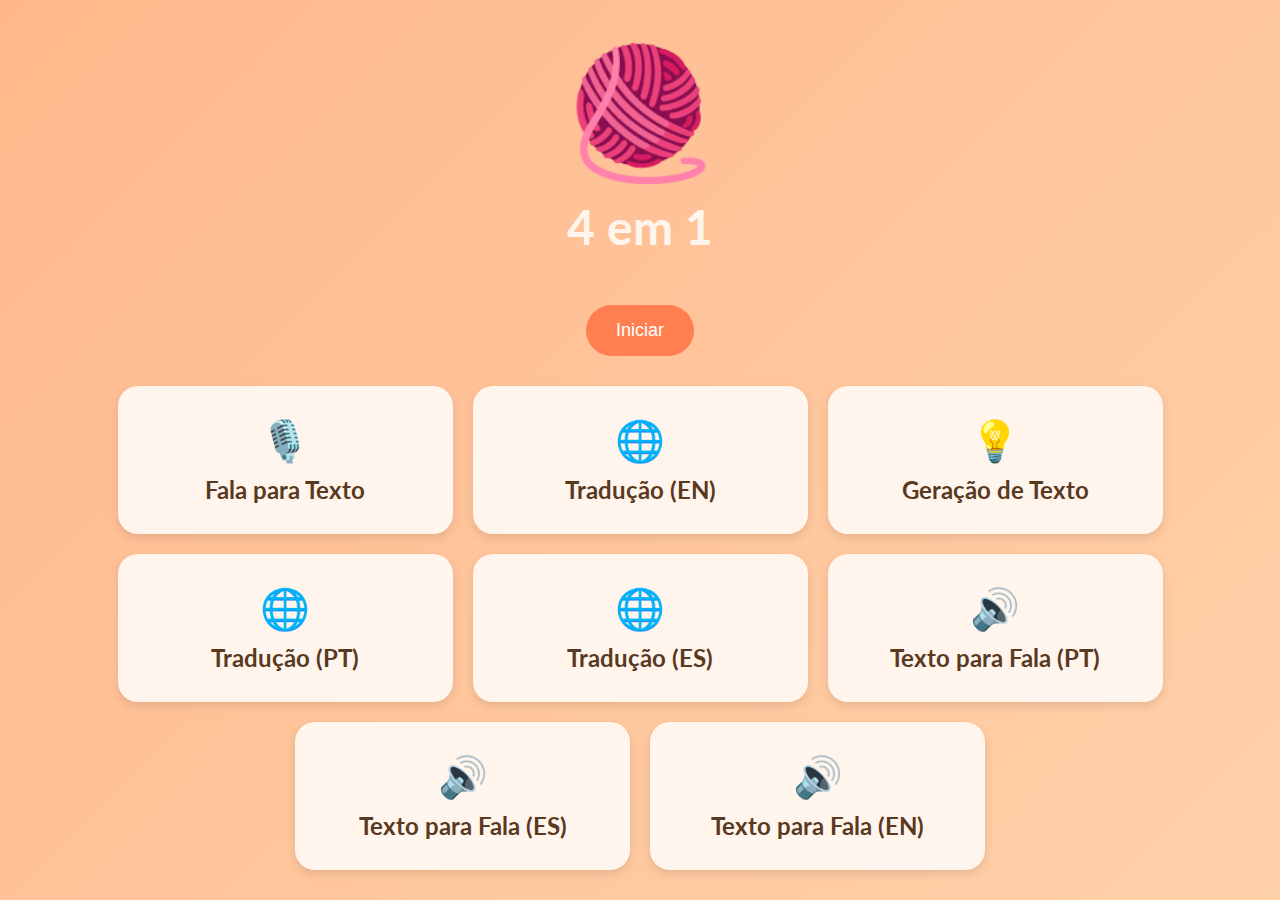
<file: js/html/4-em-1/index.html>
<!DOCTYPE html>
<html lang="pt-BR">
<head>
    <meta charset="UTF-8">
    <title>🧶 Wool Ball</title>
    <link rel="preconnect" href="https://fonts.googleapis.com">
    <link href="https://fonts.googleapis.com/css2?family=Lato:ital,wght@0,100;0,300;0,400;0,700;0,900&display=swap" rel="stylesheet">
    <style>
        /* Estilos gerais */
        * {
            margin: 0;
            padding: 0;
            box-sizing: border-box;
        }
        body {
            font-family: "Lato", 'Segoe UI', Tahoma, Geneva, Verdana, sans-serif;
            background: linear-gradient(135deg, #FFECD6 0%, #FFD9A8 100%);
            color: #5A3921;
            display: flex;
            flex-direction: column;
            align-items: center;
            text-align: center;
        }
        .hero {
            width: 100%;
            min-height: 100vh;
            background: linear-gradient(135deg, #FFB88C 0%, #FFD1A9 100%);
            display: flex;
            flex-direction: column;
            align-items: center;
            justify-content: center;
            color: #fff;
            padding: 20px;
        }
        .hero h1 {
            font-size: 128px;
            margin-bottom: 10px;
            color: #FFF8F2;
        }
        .hero h2 {
            font-size: 48px;
            margin-bottom: 20px;
            color: #FFF5ED;
        }
        .cards-container {
            display: flex;
            flex-wrap: wrap;
            justify-content: center;
            gap: 20px;
            margin-top: 30px;
        }
        .card {
            background: #FFF5ED;
            border-radius: 20px;
            box-shadow: 0 4px 10px rgba(0, 0, 0, 0.1);
            padding: 20px;
            width: 335px;
            text-align: center;
            transition: box-shadow 0.3s, transform 0.3s;
        }
        .card-icon {
            font-size: 40px;
            margin-bottom: 10px;
        }
        .card-title {
            font-size: 24px;
            margin-bottom: 10px;
            font-weight: bold;
            color: #5A3921;
        }
        .card-input, .card-output {
            font-style: italic;
            color: #938d89;
            font-size: 16px;
            margin-top: 10px;
            word-wrap: break-word;
            word-break: break-all;
        }
        .start-button {
            margin-top: 30px;
            padding: 15px 30px;
            background: #FF7F50;
            color: white;
            border: none;
            border-radius: 30px;
            font-size: 18px;
            cursor: pointer;
            transition: background 0.3s, transform 0.2s;
        }
        .start-button:hover {
            background: #FF4500;
            transform: scale(1.05);
        }
        .start-button:disabled {
            background: #cccccc;
            cursor: not-allowed;
            transform: none;
        }
        .processing {
            background: linear-gradient(270deg, #fffefa, #ffd54f, #fffefa);
            background-size: 400% 400%;
            animation: gradientAnimation 3s ease infinite;
        }
        .success {
            background: linear-gradient(to top right, #f2f6f3,#f2f6f3,#f2f6f3, #c8e6c9); /* Soft green gradient */
        }
        .error {
            background: linear-gradient(to bottom right, #ffebee, #ffcdd2); /* Soft red gradient */
        }
        @keyframes gradientAnimation {
            0% { background-position: 0% 50%; }
            50% { background-position: 100% 50%; }
            100% { background-position: 0% 50%; }
        }
    </style>
</head>
<body>
    <section class="hero">
        <h1>🧶</h1>
        <h2>4 em 1</h2>
        <button class="start-button" id="start-button">Iniciar</button>
        <div class="cards-container">
            <div class="card" id="card-stt">
                <div class="card-input" id="input-stt"></div>
                <div class="card-icon">🎙️</div>
                <div class="card-title">Fala para Texto</div>
                <div class="card-output" id="output-stt"></div>
            </div>
            <div class="card" id="card-translation-en">
                <div class="card-input" id="input-translation-en"></div>
                <div class="card-icon">🌐</div>
                <div class="card-title">Tradução (EN)</div>
                <div class="card-output" id="output-translation-en"></div>
            </div>
            <div class="card" id="card-tg">
                <div class="card-input" id="input-tg"></div>
                <div class="card-icon">💡</div>
                <div class="card-title">Geração de Texto</div>
                <div class="card-output" id="output-tg"></div>
            </div>
            <div class="card" id="card-translation-pt">
                <div class="card-input" id="input-translation-pt"></div>
                <div class="card-icon">🌐</div>
                <div class="card-title">Tradução (PT)</div>
                <div class="card-output" id="output-translation-pt"></div>
            </div>
            <div class="card" id="card-translation-es">
                <div class="card-input" id="input-translation-es"></div>
                <div class="card-icon">🌐</div>
                <div class="card-title">Tradução (ES)</div>
                <div class="card-output" id="output-translation-es"></div>
            </div>
            <div class="card" id="card-tts-pt">
                <div class="card-input" id="input-tts-pt"></div>
                <div class="card-icon">🔊</div>
                <div class="card-title">Texto para Fala (PT)</div>
                <div class="card-output" id="output-tts-pt"></div>
            </div>
            <div class="card" id="card-tts-es">
                <div class="card-input" id="input-tts-es"></div>
                <div class="card-icon">🔊</div>
                <div class="card-title">Texto para Fala (ES)</div>
                <div class="card-output" id="output-tts-es"></div>
            </div>
            <div class="card" id="card-tts-en">
                <div class="card-input" id="input-tts-en"></div>
                <div class="card-icon">🔊</div> 
                <div class="card-title">Texto para Fala (EN)</div>
                <div class="card-output" id="output-tts-en"></div>
            </div>
        </div>
    </section>
    <script>
        const baseUrl = "https://api.woolball.xyz/v1";
        const authorizationHeader = {
            Authorization: "Bearer API_KEY"
        };

        // Helper functions for visual indicators
        const setCardProcessing = (cardId) => {
            const card = document.getElementById(cardId);
            card.classList.remove('success', 'error');
            card.classList.add('processing');
        };

        const setCardSuccess = (cardId) => {
            const card = document.getElementById(cardId);
            card.classList.remove('processing', 'error');
            card.classList.add('success');
        };

        const setCardError = (cardId) => {
            const card = document.getElementById(cardId);
            card.classList.remove('processing', 'success');
            card.classList.add('error');
        };

        const processSpeechToText = async () => {
            const cardId = "card-stt";
            setCardProcessing(cardId);
            try {
                const response = await fetch('./input.wav');
                if (!response.ok) throw new Error('Erro ao carregar o arquivo de áudio');
                const audioData = await response.blob();
                document.getElementById("input-stt").innerHTML = '<audio controls src="input.wav" />';
                const formData = new FormData();
                formData.append('audio', audioData);
                formData.append('outputLanguage', 'pt');

                const sttResponse = await fetch(`${baseUrl}/speech-to-text`, {
                    method: "POST",
                    headers: authorizationHeader,
                    body: formData
                });

                const sttData = await sttResponse.json();
                const text = sttData.data;
               
                document.getElementById("output-stt").textContent = text;

                setCardSuccess(cardId);

                processTranslation(text, "eng_Latn", "output-translation-en", "output-tts-en", "en");

            } catch (error) {
                setCardError(cardId);
                console.error(error);
            }
        };

        const processCompletions = async (text) => {
            const cardId = "card-tg";
            setCardProcessing(cardId);
            try {
                const tgResponse = await fetch(`${baseUrl}/completions?model=HuggingFaceTB/SmolLM2-135M-Instruct&text=${encodeURIComponent(text)}`, {
                    headers: authorizationHeader
                });

                const tgData = await tgResponse.json();
                const generatedText = tgData.data;

                document.getElementById("input-tg").textContent = text;
                document.getElementById("output-tg").textContent = generatedText;

                setCardSuccess(cardId);
                processTextToSpeech("en", generatedText, "output-tts-en", "card-tts-en");
                processTranslation(generatedText, "por_Latn", "output-translation-pt", "output-tts-pt", "pt");
                processTranslation(generatedText, "spa_Latn", "output-translation-es", "output-tts-es", "es");
            } catch (error) {
                setCardError(cardId);
                console.error(error);
            }
        };

        const processTranslation = async (text, targetLang, outputIdTranslation, outputIdTTS, ttsLang) => {
            const cardTranslationId = targetLang === "por_Latn" ? "card-translation-pt" : targetLang === "spa_Latn" ? "card-translation-es" : "card-translation-en";
            const cardTTSId = outputIdTTS === "output-tts-pt" ? "card-tts-pt" : outputIdTTS === "output-tts-es" ? "card-tts-es" : "card-tts-en";

            setCardProcessing(cardTranslationId);
            try {
                const translationResponse = await fetch(`${baseUrl}/translation`, {
                    method: "POST",
                    headers: {
                        ...authorizationHeader,
                        "Content-Type": "application/json",
                    },
                    body: JSON.stringify({
                        Text: text,
                        SrcLang: targetLang === "eng_Latn" ? "por_Latn" : "eng_Latn",
                        TgtLang: targetLang
                    }),
                });

                const translationData = await translationResponse.json();
                const translatedText = translationData.data;

                document.getElementById(outputIdTranslation).textContent = translatedText;
                setCardSuccess(cardTranslationId);
                if(cardTranslationId === "card-translation-en"){
                    processCompletions(translatedText);
                }else{

                    processTextToSpeech(ttsLang, translatedText, outputIdTTS, cardTTSId);
                }
            } catch (error) {
                setCardError(cardTranslationId);
                console.error(error);
            }
        };

        const processTextToSpeech = async (lang, text, outputId, cardId) => {
            setCardProcessing(cardId);
            try {
                const ttsResponse = await fetch(`${baseUrl}/text-to-speech/${lang}?text=${encodeURIComponent(text)}`, {
                    headers: authorizationHeader
                });

                const ttsData = await ttsResponse.json();
                const audioBase64 = ttsData.data;
                const audioBlob = new Blob([Uint8Array.from(atob(audioBase64), c => c.charCodeAt(0))], { type: "audio/mp3" });
                const audioUrl = URL.createObjectURL(audioBlob);

                const audioElement = document.createElement("audio");
                audioElement.src = audioUrl;
                audioElement.controls = true;

                document.getElementById(outputId).appendChild(audioElement);
                setCardSuccess(cardId);
            } catch (error) {
                setCardError(cardId);
                console.error(error);
            }
        };

        document.getElementById('start-button').addEventListener('click', async () => {
            const startButton = document.getElementById('start-button');
            startButton.disabled = true;
            try {
                await processSpeechToText();
            } finally {
                startButton.disabled = false;
            }
        });
    </script>
</body>
</html>
</file>
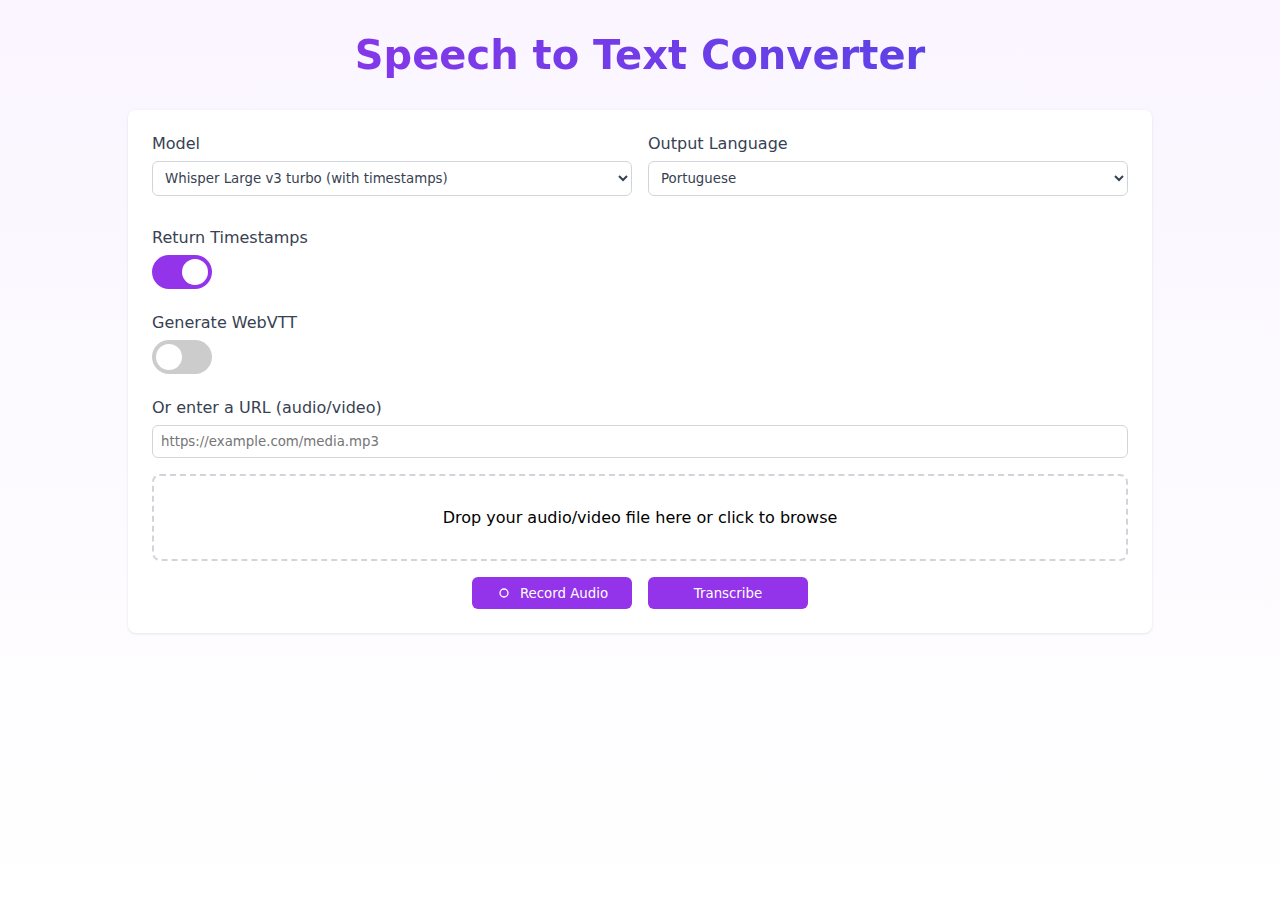
<file: js/html/speech-to-text-convertor/index.html>
<!DOCTYPE html>
<html lang="en">
<head>
    <meta charset="UTF-8">
    <meta name="viewport" content="width=device-width, initial-scale=1.0">
    <title>Speech to Text Converter</title>
    <link rel="stylesheet" href="style.css">
</head>
<body>
    <div class="container">
        <h1>Speech to Text Converter</h1>
        
        <div class="card">
            <div class="grid">
                <div class="form-group">
                    <label for="model">Model</label>
                    <select id="model">
                        <option value="onnx-community/whisper-large-v3-turbo_timestamped">Whisper Large v3 turbo (with timestamps)</option>
                    </select>
                </div>

                <div class="form-group">
                    <label for="language">Output Language</label>
                    <select id="language">
                        <option value="pt">Portuguese</option>
                        <option value="en">English</option>
                        <option value="es">Spanish</option>
                        <option value="fr">French</option>
                        <option value="de">German</option>
                        <option value="it">Italian</option>
                        <option value="nl">Dutch</option>
                        <option value="pl">Polish</option>
                        <option value="ru">Russian</option>
                        <option value="ja">Japanese</option>
                        <option value="ko">Korean</option>
                        <option value="zh">Chinese</option>
                        <option value="ar">Arabic</option>
                    </select>
                </div>
            </div>

            <div class="form-group" id="timestampContainer">
                <label for="timestamps">Return Timestamps</label>
                <label class="switch">
                    <input type="checkbox" id="timestamps" checked>
                    <span class="slider"></span>
                </label>
            </div>

            <div class="form-group" id="webvttContainer">
                <label for="webvtt">Generate WebVTT</label>
                <label class="switch">
                    <input type="checkbox" id="webvtt">
                    <span class="slider"></span>
                </label>
            </div>

            <div class="form-group">
                <label for="urlInput">Or enter a URL (audio/video)</label>
                <input type="url" id="urlInput" placeholder="https://example.com/media.mp3" class="url-input">
            </div>

            <div class="dropzone" id="dropzone">
                <p>Drop your audio/video file here or click to browse</p>
                <input type="file" id="fileInput" accept="audio/*,video/*" style="display: none;">
            </div>

            <div class="button-group">
                <button id="recordButton" class="button-primary">
                    <svg width="16" height="16" viewBox="0 0 24 24" fill="none" stroke="currentColor" stroke-width="2">
                        <circle cx="12" cy="12" r="6"></circle>
                    </svg>
                    Record Audio
                </button>
                <button id="transcribeButton" class="button-primary" disabled>
                    Transcribe
                </button>
            </div>
        </div>

        <div id="resultCard" class="card" style="display: none;">
            <h2 style="margin-bottom: 1rem;">Transcription Result</h2>
            <audio id="audioPlayer" controls style="display: none;"></audio>
            <video id="videoPlayer" controls style="display: none; width: 100%; margin-bottom: 1rem;"></video>
            <div id="result" class="result"></div>
            <div id="webvttResult" class="result" style="display: none;">
                <h3 style="margin: 1rem 0;">WebVTT Output</h3>
                <pre></pre>
            </div>
        </div>
    </div>

    <div id="toast" class="toast"></div>

    <script>
        let mediaRecorder = null;
        let mediaFile = null;
        let isRecording = false;
        let mediaType = 'audio';

        // Elements
        const dropzone = document.getElementById('dropzone');
        const fileInput = document.getElementById('fileInput');
        const recordButton = document.getElementById('recordButton');
        const transcribeButton = document.getElementById('transcribeButton');
        const modelSelect = document.getElementById('model');
        const languageSelect = document.getElementById('language');
        const timestampsCheck = document.getElementById('timestamps');
        const webvttCheck = document.getElementById('webvtt');
        const timestampContainer = document.getElementById('timestampContainer');
        const resultCard = document.getElementById('resultCard');
        const resultDiv = document.getElementById('result');
        const toast = document.getElementById('toast');

        // Show/hide timestamp and webvtt options based on model and timestamps
        function updateOptionsVisibility() {
            const isTimestampedModel = modelSelect.value.includes('timestamped');
            timestampContainer.style.display = isTimestampedModel ? 'block' : 'none';
            
            // If timestamps are disabled, disable and hide WebVTT option
            const webvttContainer = document.getElementById('webvttContainer');
            if (!isTimestampedModel || !timestampsCheck.checked) {
                webvttContainer.style.display = 'none';
                webvttCheck.checked = false;
            } else {
                webvttContainer.style.display = 'block';
            }
        }

        modelSelect.addEventListener('change', updateOptionsVisibility);
        timestampsCheck.addEventListener('change', updateOptionsVisibility);

        // Initial visibility check
        updateOptionsVisibility();

        // File handling
        dropzone.addEventListener('click', () => fileInput.click());
        dropzone.addEventListener('dragover', (e) => {
            e.preventDefault();
            dropzone.style.borderColor = '#9333ea';
        });
        dropzone.addEventListener('dragleave', () => {
            dropzone.style.borderColor = '#d1d5db';
        });
        dropzone.addEventListener('drop', (e) => {
            e.preventDefault();
            dropzone.style.borderColor = '#d1d5db';
            const file = e.dataTransfer.files[0];
            if (file?.type.startsWith('audio/') || file?.type.startsWith('video/')) {
                handleFileSelection(file);
            } else {
                showToast('Please upload an audio or video file', 'error');
            }
        });
        fileInput.addEventListener('change', (e) => {
            const file = e.target.files[0];
            if (file) handleFileSelection(file);
        });

        function handleFileSelection(file) {
            mediaFile = file;
            dropzone.innerHTML = `Selected: ${file.name}`;
            transcribeButton.disabled = false;
            
            // Update player source
            const audioPlayer = document.getElementById('audioPlayer');
            const videoPlayer = document.getElementById('videoPlayer');
            
            if (file.type.startsWith('audio/')) {
                mediaType = 'audio';
                audioPlayer.style.display = 'block';
                videoPlayer.style.display = 'none';
                audioPlayer.src = URL.createObjectURL(file);
            } else {
                mediaType = 'video';
                videoPlayer.style.display = 'block';
                audioPlayer.style.display = 'none';
                videoPlayer.src = URL.createObjectURL(file);
            }
        }

        // Recording functionality
        recordButton.addEventListener('click', async () => {
            if (isRecording) {
                stopRecording();
            } else {
                try {
                    const stream = await navigator.mediaDevices.getUserMedia({ audio: true });
                    startRecording(stream);
                } catch (error) {
                    showToast('Could not access microphone', 'error');
                }
            }
        });

        function startRecording(stream) {
            mediaRecorder = new MediaRecorder(stream);
            const chunks = [];

            mediaRecorder.ondataavailable = (e) => chunks.push(e.data);
            mediaRecorder.onstop = () => {
                const blob = new Blob(chunks, { type: 'audio/wav' });
                mediaFile = new File([blob], 'recording.wav', { type: 'audio/wav' });
                mediaType = 'audio';
                dropzone.innerHTML = 'Recording saved';
                transcribeButton.disabled = false;
            };

            mediaRecorder.start();
            isRecording = true;
            recordButton.innerHTML = `
                <svg width="16" height="16" viewBox="0 0 24 24" fill="none" stroke="currentColor" stroke-width="2">
                    <rect x="6" y="6" width="12" height="12"></rect>
                </svg>
                Stop Recording
            `;
            recordButton.classList.replace('button-primary', 'button-destructive');
        }

        function stopRecording() {
            if (mediaRecorder) {
                mediaRecorder.stop();
                mediaRecorder.stream.getTracks().forEach(track => track.stop());
                isRecording = false;
                recordButton.innerHTML = `
                    <svg width="16" height="16" viewBox="0 0 24 24" fill="none" stroke="currentColor" stroke-width="2">
                        <circle cx="12" cy="12" r="6"></circle>
                    </svg>
                    Record Audio
                `;
                recordButton.classList.replace('button-destructive', 'button-primary');
            }
        }

        // Transcription
        // URL input handling
        const urlInput = document.getElementById('urlInput');
        urlInput.addEventListener('input', () => {
            const url = urlInput.value.trim();
            if (url) {
                mediaFile = url;
                mediaType = url.match(/\.(mp4|webm|mov)$/i) ? 'video' : 'audio';
                dropzone.innerHTML = `URL selected: ${url}`;
                transcribeButton.disabled = false;
                
                // Update player source
                const audioPlayer = document.getElementById('audioPlayer');
                const videoPlayer = document.getElementById('videoPlayer');
                
                if (mediaType === 'audio') {
                    audioPlayer.style.display = 'block';
                    videoPlayer.style.display = 'none';
                    audioPlayer.src = url;
                } else {
                    videoPlayer.style.display = 'block';
                    audioPlayer.style.display = 'none';
                    videoPlayer.src = url;
                }
            }
        });

        transcribeButton.addEventListener('click', async () => {
            if (!mediaFile) return;

            const formData = new FormData();
            if (typeof mediaFile === 'string') {
                formData.append('url', mediaFile);
            } else {
                formData.append('audio', mediaFile);
            }

            transcribeButton.disabled = true;
            transcribeButton.textContent = 'Processing...';

            try {
                const model = modelSelect.value;
                const language = languageSelect.value;
                const timestamps = timestampsCheck.checked;
                const webvtt = webvttCheck.checked;

                formData.append('model', model);
                formData.append('outputLanguage', language);
                if (model.includes('timestamped')) {
                    formData.append('returnTimestamps', timestamps);
                }
                formData.append('webvtt', webvtt);

                const response = await fetch('https://api.woolball.xyz/v1/speech-to-text', {
                    method: 'POST',
                    headers: {
                        'Authorization': 'Bearer x'
                    },
                    body: formData
                });

                if (!response.ok) throw new Error('API request failed');

                const data = await response.json();
                displayResult(data);
                showToast('Audio transcribed successfully', 'success');
            } catch (error) {
                showToast('Failed to transcribe audio', 'error');
            } finally {
                transcribeButton.disabled = false;
                transcribeButton.textContent = 'Transcribe';
            }
        });

        function displayResult(response) {
            resultCard.style.display = 'block';
            if (response.data.chunks) {
                resultDiv.innerHTML = response.data.chunks
                    .map(segment => `
                        <div class="timestamp-segment" onclick="seekToTime(${segment.timestamp[0]})">
                            <span class="timestamp">[${Math.floor(segment.timestamp[0])}s - ${Math.floor(segment.timestamp[1])}s]</span>
                            <span>${segment.text}</span>
                        </div>
                    `)
                    .join('');
            } else {
                resultDiv.textContent = response.data;
            }

            // Handle WebVTT output if available
            const webvttResult = document.getElementById('webvttResult');
            const webvttCheck = document.getElementById('webvtt');
            const languageSelect = document.getElementById('language');
            
            if (response.data.webvtt) {
                webvttResult.style.display = 'block';
                webvttResult.querySelector('pre').textContent = response.data.webvtt;
                
                // Format and validate WebVTT content
                let webvttContent = response.data.webvtt;
                console.log('Original WebVTT:', webvttContent);
                
                // Ensure proper WebVTT format
                if (!webvttContent.startsWith('WEBVTT')) {
                    webvttContent = 'WEBVTT\n\n' + webvttContent;
                }
                
                // Ensure proper line endings and timing format
                webvttContent = webvttContent.replace(/\r\n/g, '\n');
                webvttContent = webvttContent.replace(/,/g, '.');
                
                console.log('Formatted WebVTT:', webvttContent);
                
                // Create WebVTT blob with correct MIME type
                const blob = new Blob([webvttContent], { type: 'text/vtt' });
                const trackUrl = URL.createObjectURL(blob);
                console.log('Track URL:', trackUrl);
                
                const player = mediaType === 'video' ? videoPlayer : audioPlayer;
                
                // Remove any existing tracks from track list
                Array.from(player.textTracks).forEach(track => {
                    track.mode = 'disabled';
                });
                while (player.getElementsByTagName('track').length > 0) {
                    player.getElementsByTagName('track')[0].remove();
                }
                
                // Add new track with correct language
                const track = document.createElement('track');
                track.kind = 'subtitles';
                track.label = 'Transcription';
                track.srclang = languageSelect.value;
                track.src = trackUrl;
                track.default = true;
                player.appendChild(track);
                
                // Debug track loading
                track.addEventListener('load', () => {
                    console.log('Track loaded');
                    const textTrack = player.textTracks[0];
                    if (textTrack) {
                        console.log('TextTrack found:', textTrack);
                        textTrack.mode = 'showing';
                        console.log('TextTrack mode set to:', textTrack.mode);
                    } else {
                        console.log('No TextTrack found');
                    }
                });
                
                track.addEventListener('error', (e) => {
                    console.error('Track error:', e);
                });
                
                // Try multiple times to ensure track is shown
                const tryShowTrack = () => {
                    const textTrack = player.textTracks[0];
                    if (textTrack) {
                        textTrack.mode = 'showing';
                        console.log('TextTrack mode set in timeout:', textTrack.mode);
                        
                        // Debug cues
                        console.log('Number of cues:', textTrack.cues ? textTrack.cues.length : 0);
                        if (textTrack.cues) {
                            console.log('First cue:', textTrack.cues[0]);
                        }
                    }
                };
                
                // Try multiple times with increasing delays
                setTimeout(tryShowTrack, 100);
                setTimeout(tryShowTrack, 500);
                setTimeout(tryShowTrack, 1000);
            } else {
                webvttResult.style.display = 'none';
            }
        }

        function seekToTime(time) {
            const player = mediaType === 'video' ? videoPlayer : audioPlayer;
            player.currentTime = time;
            player.play();
        }

        function showToast(message, type) {
            toast.textContent = message;
            toast.className = `toast ${type}`;
            toast.style.display = 'block';
            setTimeout(() => {
                toast.style.display = 'none';
            }, 3000);
        }
    </script>
</body>
</html>
</file>
<file: js/html/speech-to-text-convertor/style.css>
* {
    margin: 0;
    padding: 0;
    box-sizing: border-box;
    font-family: system-ui, -apple-system, sans-serif;
}

body {
    min-height: 100vh;
    background: linear-gradient(to bottom, #faf5ff, #ffffff);
    padding: 2rem;
}

.container {
    max-width: 64rem;
    margin: 0 auto;
}

h1 {
    text-align: center;
    margin-bottom: 2rem;
    background: linear-gradient(to right, #9333ea, #4f46e5);
    -webkit-background-clip: text;
    background-clip: text;
    color: transparent;
    font-size: 2.5rem;
    font-weight: bold;
}

.card {
    background: white;
    border-radius: 0.5rem;
    padding: 1.5rem;
    box-shadow: 0 1px 3px rgba(0,0,0,0.1);
    margin-bottom: 2rem;
}

.form-group {
    margin-bottom: 1rem;
}

.grid {
    display: grid;
    grid-template-columns: 1fr;
    gap: 1rem;
    margin-bottom: 1rem;
}

@media (min-width: 768px) {
    .grid {
        grid-template-columns: 1fr 1fr;
    }
}

label {
    display: block;
    margin-bottom: 0.5rem;
    font-weight: 500;
    color: #374151;
}

select, input[type="checkbox"], .url-input {
    width: 100%;
    padding: 0.5rem;
    border: 1px solid #d1d5db;
    border-radius: 0.375rem;
    background-color: white;
    color: #374151;
}

.url-input:focus {
    outline: none;
    border-color: #9333ea;
    box-shadow: 0 0 0 2px rgba(147, 51, 234, 0.1);
}

.dropzone {
    border: 2px dashed #d1d5db;
    border-radius: 0.5rem;
    padding: 2rem;
    text-align: center;
    cursor: pointer;
    transition: border-color 0.2s;
}

.dropzone:hover {
    border-color: #9333ea;
}

.button-group {
    display: flex;
    gap: 1rem;
    justify-content: center;
    margin-top: 1rem;
}

button {
    padding: 0.5rem 1rem;
    border-radius: 0.375rem;
    border: none;
    font-weight: 500;
    cursor: pointer;
    display: inline-flex;
    align-items: center;
    gap: 0.5rem;
    min-width: 10rem;
    justify-content: center;
}

.button-primary {
    background-color: #9333ea;
    color: white;
}

.button-primary:hover {
    background-color: #7e22ce;
}

.button-destructive {
    background-color: #ef4444;
    color: white;
}

.button-destructive:hover {
    background-color: #dc2626;
}

.result {
    font-family: monospace;
    white-space: pre-wrap;
    background-color: #f9fafb;
    padding: 1rem;
    border-radius: 0.375rem;
}

.timestamp {
    color: #9333ea;
    margin-right: 1rem;
}

.toast {
    position: fixed;
    bottom: 1rem;
    right: 1rem;
    padding: 1rem;
    border-radius: 0.375rem;
    background: white;
    box-shadow: 0 4px 6px rgba(0,0,0,0.1);
    display: none;
}

.toast.success {
    border-left: 4px solid #10b981;
}

.toast.error {
    border-left: 4px solid #ef4444;
}

/* Switch styles */
.switch {
    position: relative;
    display: inline-block;
    width: 60px;
    height: 34px;
}

.switch input {
    opacity: 0;
    width: 0;
    height: 0;
}

.slider {
    position: absolute;
    cursor: pointer;
    top: 0;
    left: 0;
    right: 0;
    bottom: 0;
    background-color: #ccc;
    transition: .4s;
    border-radius: 34px;
}

.slider:before {
    position: absolute;
    content: "";
    height: 26px;
    width: 26px;
    left: 4px;
    bottom: 4px;
    background-color: white;
    transition: .4s;
    border-radius: 50%;
}

input:checked + .slider {
    background-color: #9333ea;
}

input:checked + .slider:before {
    transform: translateX(26px);
}

.timestamp-segment {
    cursor: pointer;
    padding: 0.5rem;
    border-radius: 0.375rem;
    transition: background-color 0.2s;
}

.timestamp-segment:hover {
    background-color: #f3f4f6;
}

#audioPlayer {
    width: 100%;
    margin-bottom: 1rem;
}
</file>
